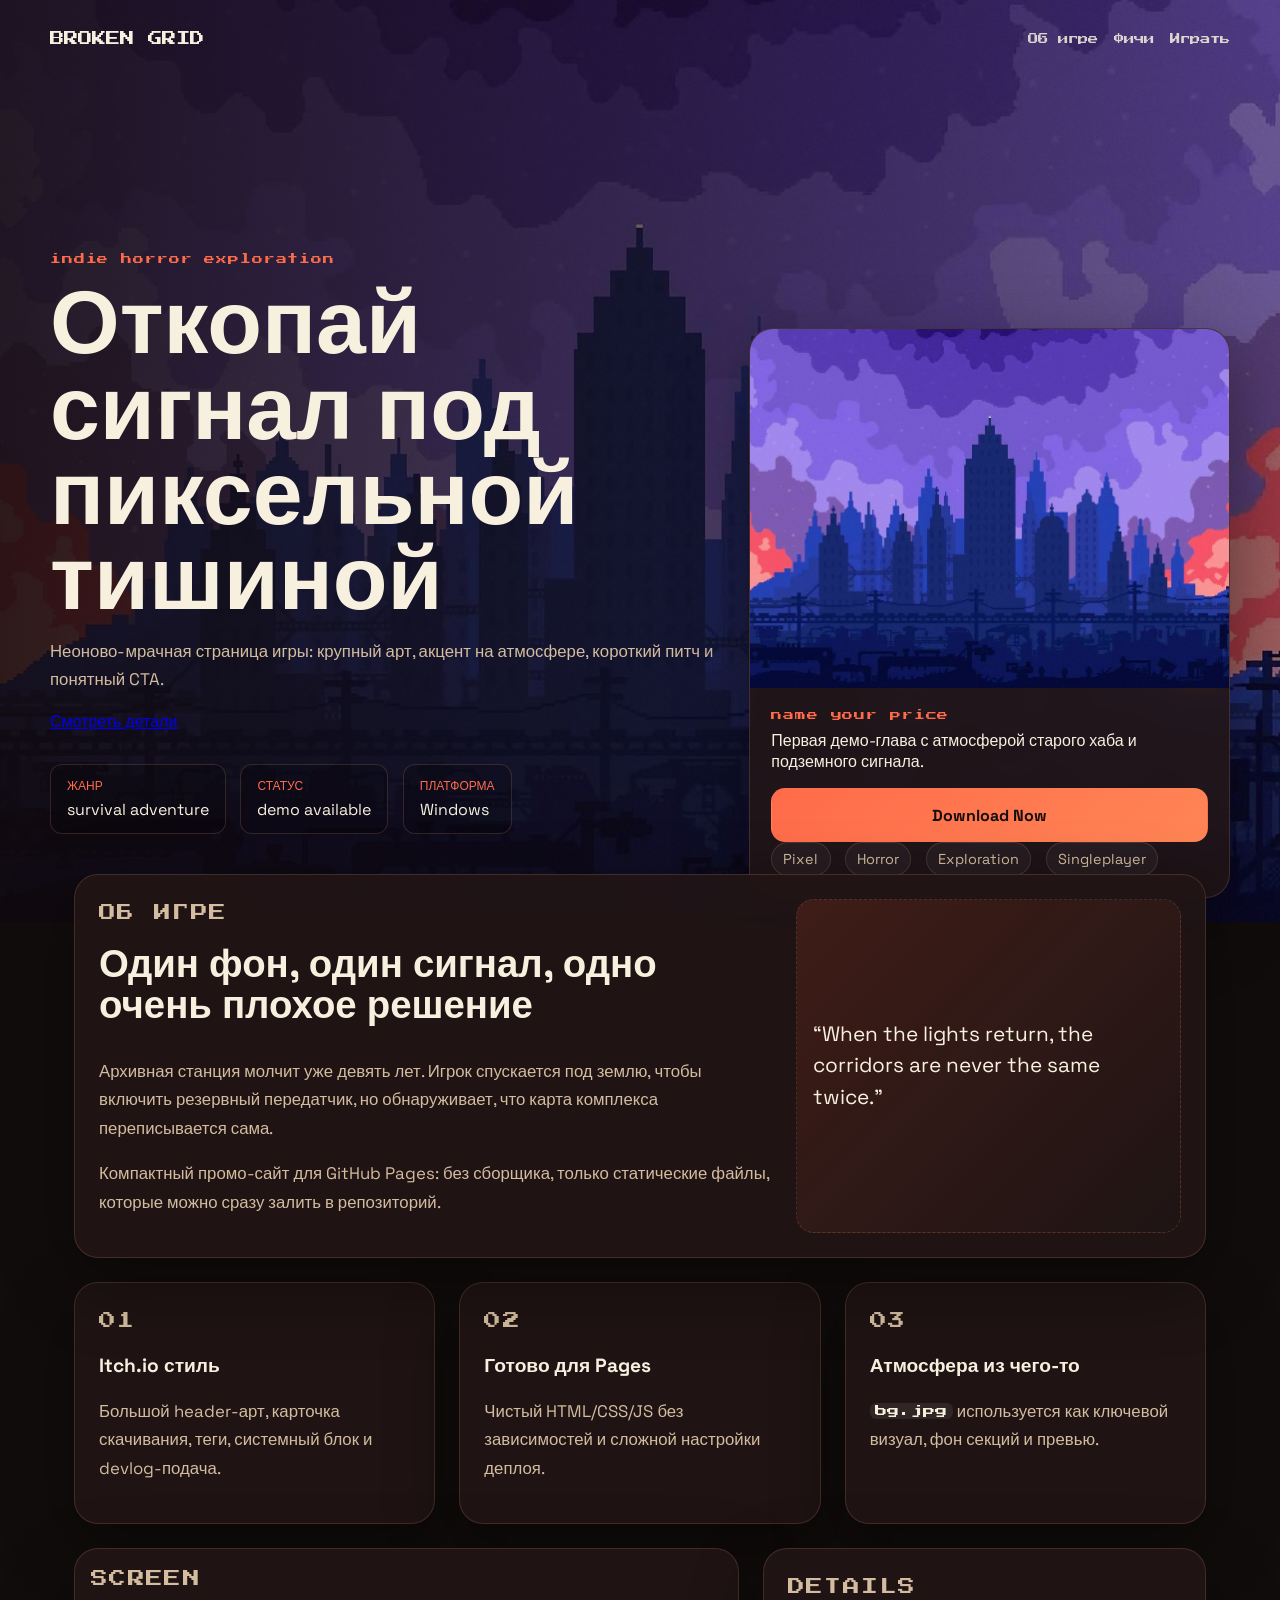
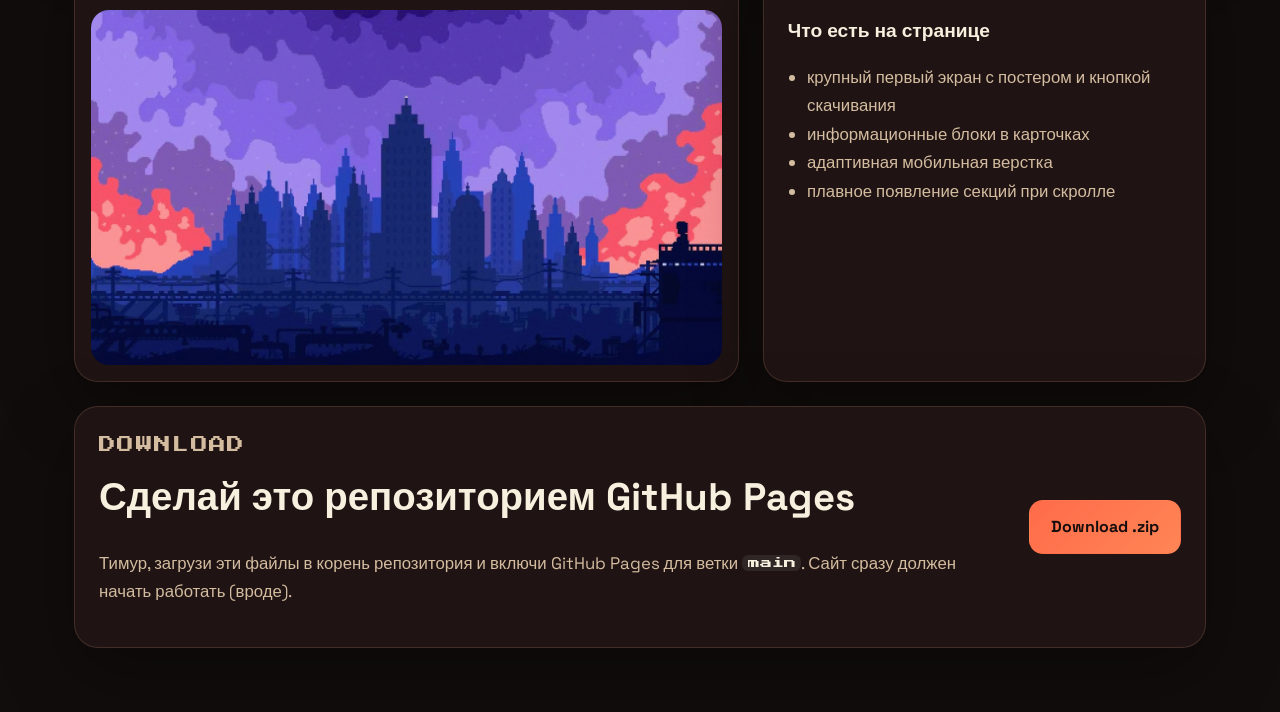
<file: docs/index.html>
<!doctype html>
<html lang="ru">
  <head>
    <meta charset="UTF-8" />
    <meta name="viewport" content="width=device-width, initial-scale=1.0" />
    <title>BROKEN GRID</title>
    <meta
      name="description"
      content="Страница игры; Pages: трейлер, особенности, лор и кнопка запуска."
    />
    <link rel="preconnect" href="https://fonts.googleapis.com" />
    <link rel="preconnect" href="https://fonts.gstatic.com" crossorigin />
    <link
      href="https://fonts.googleapis.com/css2?family=Press+Start+2P&family=Space+Grotesk:wght@400;500;700&display=swap"
      rel="stylesheet"
    />
    <link rel="stylesheet" href="./styles.css" />
  </head>
  <body>
    <div class="page-shell">
      <header class="hero">
        <nav class="topbar">
          <a class="brand" href="#top">BROKEN GRID</a>
          <div class="topbar-links">
            <a href="#about">Об игре</a>
            <a href="#features">Фичи</a>
            <a href="#download">Играть</a>
          </div>
        </nav>

        <section class="hero-content" id="top">
          <div class="hero-copy">
            <p class="eyebrow">indie horror exploration</p>
            <h1>Откопай сигнал под пиксельной тишиной</h1>
            <p class="lead">
              Неоново-мрачная страница игры: крупный арт, акцент на
              атмосфере, короткий питч и понятный CTA.
            </p>
            <div class="hero-actions">
              <a class="https://drive.google.com/file/d/1jmwDjTha9ejDt3h5dbZzUNZtJuYs-OEx/view?usp=sharing>Скачать билд</a>
              <a class="button secondary" href="#about">Смотреть детали</a>
            </div>
            <ul class="stats">
              <li><span>жанр</span> survival adventure</li>
              <li><span>статус</span> demo available</li>
              <li><span>платформа</span> Windows </li>
            </ul>
          </div>

          <aside class="purchase-card">
            <div class="cover-frame">
              <img src="./bg.jpg" alt="Постер игры BROKEN GRID" />
            </div>
            <div class="purchase-meta">
              <p class="price">name your price</p>
              <p class="meta-note">Первая демо-глава с атмосферой старого хаба и подземного сигнала.</p>
              <a class="button primary wide" href="#download">Download Now</a>
              <div class="tags">
                <span>Pixel</span>
                <span>Horror</span>
                <span>Exploration</span>
                <span>Singleplayer</span>
              </div>
            </div>
          </aside>
        </section>
      </header>

      <main class="content">
        <section class="panel story-panel" id="about">
          <div class="panel-copy">
            <p class="section-label">ОБ ИГРЕ</p>
            <h2>Один фон, один сигнал, одно очень плохое решение</h2>
            <p>
              Архивная станция молчит уже девять лет. Игрок спускается под землю,
              чтобы включить резервный передатчик, но обнаруживает, что карта
              комплекса переписывается сама.
            </p>
            <p>
              Компактный промо-сайт для GitHub Pages:
              без сборщика, только статические файлы, которые можно сразу залить в репозиторий.
            </p>
          </div>
          <div class="story-quote">
            <p>
              “When the lights return, the corridors are never the same twice.”
            </p>
          </div>
        </section>

        <section class="feature-grid" id="features">
          <article class="panel feature">
            <p class="section-label">01</p>
            <h3>Itch.io стиль</h3>
            <p>Большой header-арт, карточка скачивания, теги, системный блок и devlog-подача.</p>
          </article>
          <article class="panel feature">
            <p class="section-label">02</p>
            <h3>Готово для Pages</h3>
            <p>Чистый HTML/CSS/JS без зависимостей и сложной настройки деплоя.</p>
          </article>
          <article class="panel feature">
            <p class="section-label">03</p>
            <h3>Атмосфера из чего-то</h3>
            <p><code>bg.jpg</code> используется как ключевой визуал, фон секций и превью.</p>
          </article>
        </section>

        <section class="media-layout">
          <div class="panel media-card">
            <p class="section-label">SCREEN</p>
            <img src="./bg.jpg" alt="Скриншот игрового окружения" />
          </div>
          <div class="panel details-card">
            <p class="section-label">DETAILS</p>
            <h3>Что есть на странице</h3>
            <ul class="detail-list">
              <li>крупный первый экран с постером и кнопкой скачивания</li>
              <li>информационные блоки в карточках</li>
              <li>адаптивная мобильная верстка</li>
              <li>плавное появление секций при скролле</li>
            </ul>
          </div>
        </section>

        <section class="panel download-panel" id="download">
          <div>
            <p class="section-label">DOWNLOAD</p>
            <h2>Сделай это репозиторием GitHub Pages</h2>
            <p>
              Тимур, загрузи эти файлы в корень репозитория и включи GitHub Pages для ветки
              <code>main</code>. Сайт сразу должен начать работать (вроде).
            </p>
          </div>
          <div class="download-actions">
            <a class="button primary" href="#">Download .zip</a>
            <!-- <a class="button secondary" href="#">Run Web Demo</a> -->
          </div>
        </section>
      </main>
    </div>

    <script src="./script.js"></script>
  </body>
</html>
</file>
<file: docs/styles.css>
:root {
  --bg: #120d0d;
  --panel: rgba(34, 21, 21, 0.86);
  --panel-strong: rgba(27, 15, 15, 0.94);
  --text: #f8f0df;
  --muted: #d3bc9f;
  --accent: #ff6b4a;
  --accent-strong: #ff8555;
  --line: rgba(255, 180, 140, 0.16);
  --shadow: 0 24px 70px rgba(0, 0, 0, 0.38);
}

* {
  box-sizing: border-box;
}

html {
  scroll-behavior: smooth;
}

body {
  margin: 0;
  min-width: 320px;
  font-family: "Space Grotesk", sans-serif;
  color: var(--text);
  background:
    linear-gradient(rgba(18, 13, 13, 0.38), rgba(18, 13, 13, 0.92)),
    radial-gradient(circle at top, rgba(255, 108, 74, 0.18), transparent 30%),
    var(--bg);
}

body::before {
  content: "";
  position: fixed;
  inset: 0;
  background:
    linear-gradient(rgba(255, 255, 255, 0.02) 1px, transparent 1px),
    linear-gradient(90deg, rgba(255, 255, 255, 0.02) 1px, transparent 1px);
  background-size: 28px 28px;
  pointer-events: none;
  opacity: 0.28;
}

.page-shell {
  position: relative;
  isolation: isolate;
}

.hero {
  min-height: 100vh;
  padding: 1.5rem;
  background:
    linear-gradient(90deg, rgba(17, 9, 9, 0.88), rgba(17, 9, 9, 0.4)),
    url("./bg.jpg") center/cover no-repeat;
}

.topbar,
.hero-content,
.content {
  width: min(1180px, 100%);
  margin: 0 auto;
}

.topbar {
  display: flex;
  align-items: center;
  justify-content: space-between;
  gap: 1rem;
  padding: 0.5rem 0 2rem;
}

.brand,
.topbar-links a,
.eyebrow,
.section-label,
.price {
  font-family: "Press Start 2P", monospace;
}

.brand,
.topbar-links a {
  color: var(--text);
  text-decoration: none;
}

.brand {
  font-size: 0.9rem;
}

.topbar-links {
  display: flex;
  gap: 1rem;
  flex-wrap: wrap;
}

.topbar-links a {
  font-size: 0.65rem;
  opacity: 0.85;
}

.hero-content {
  display: grid;
  grid-template-columns: 1.25fr 0.9fr;
  gap: 2rem;
  align-items: end;
  min-height: calc(100vh - 80px);
}

.hero-content > *,
.feature-grid > *,
.media-layout > * {
  min-width: 0;
}

.hero-copy {
  max-width: 700px;
  padding: 2rem 0 4rem;
}

.eyebrow,
.section-label,
.price {
  color: var(--accent);
  font-size: 0.68rem;
  letter-spacing: 0.08em;
}

h1,
h2,
h3,
p,
li {
  margin-top: 0;
}

code {
  padding: 0.12rem 0.35rem;
  border-radius: 0.4rem;
  background: rgba(255, 255, 255, 0.08);
  color: var(--text);
  font-family: "Press Start 2P", monospace;
  font-size: 0.72em;
}

h1 {
  max-width: 12ch;
  margin: 1rem 0;
  font-size: clamp(2.8rem, 7vw, 6.4rem);
  line-height: 0.95;
}

h2 {
  font-size: clamp(1.8rem, 3vw, 3rem);
  line-height: 1.05;
}

h3 {
  font-size: 1.2rem;
}

.lead,
.panel p,
.detail-list {
  color: var(--muted);
  font-size: 1.05rem;
  line-height: 1.7;
}

.hero-actions,
.download-actions,
.tags,
.stats {
  display: flex;
  gap: 0.9rem;
  flex-wrap: wrap;
}

.button {
  display: inline-flex;
  align-items: center;
  justify-content: center;
  min-height: 52px;
  padding: 0.95rem 1.3rem;
  border: 1px solid var(--line);
  border-radius: 14px;
  color: var(--text);
  text-decoration: none;
  transition:
    transform 180ms ease,
    background 180ms ease,
    border-color 180ms ease;
}

.button:hover {
  transform: translateY(-2px);
}

.button.primary {
  background: linear-gradient(135deg, var(--accent), var(--accent-strong));
  border-color: transparent;
  color: #160d0d;
  font-weight: 700;
}

.button.secondary {
  background: rgba(255, 255, 255, 0.05);
}

.wide {
  width: 100%;
}

.stats {
  margin: 2rem 0 0;
  padding: 0;
  list-style: none;
}

.stats li {
  padding: 0.8rem 1rem;
  border: 1px solid var(--line);
  border-radius: 12px;
  background: rgba(0, 0, 0, 0.18);
}

.stats span {
  display: block;
  margin-bottom: 0.35rem;
  color: var(--accent);
  font-size: 0.75rem;
  text-transform: uppercase;
}

.purchase-card,
.panel {
  border: 1px solid var(--line);
  border-radius: 24px;
  background: var(--panel);
  box-shadow: var(--shadow);
  backdrop-filter: blur(12px);
  overflow: hidden;
}

.cover-frame {
  aspect-ratio: 4 / 3;
  overflow: hidden;
}

.cover-frame img {
  width: 100%;
  height: 100%;
  object-fit: cover;
  display: block;
}

.purchase-meta {
  padding: 1.3rem;
}

.meta-note {
  margin-bottom: 1rem;
}

.tags span {
  padding: 0.45rem 0.7rem;
  border-radius: 999px;
  border: 1px solid var(--line);
  background: rgba(255, 255, 255, 0.04);
  font-size: 0.9rem;
  color: var(--muted);
}

.content {
  padding: 2rem 1.5rem 4rem;
}

.panel {
  padding: 1.5rem;
}

.story-panel,
.media-layout,
.download-panel {
  display: grid;
  gap: 1.5rem;
}

.story-panel {
  grid-template-columns: 1.4fr 0.8fr;
  margin-top: -5rem;
  position: relative;
  z-index: 1;
}

.story-quote {
  display: flex;
  align-items: center;
  padding: 1rem;
  border: 1px dashed var(--line);
  border-radius: 18px;
  background:
    linear-gradient(135deg, rgba(255, 107, 74, 0.16), rgba(255, 255, 255, 0.02)),
    var(--panel-strong);
}

.story-quote p {
  margin: 0;
  color: var(--text);
  font-size: 1.3rem;
  line-height: 1.5;
}

.feature-grid {
  display: grid;
  grid-template-columns: repeat(3, 1fr);
  gap: 1.5rem;
  margin: 1.5rem 0;
}

.media-layout {
  grid-template-columns: 1.2fr 0.8fr;
}

.media-card {
  padding: 1rem;
}

.media-card img {
  display: block;
  width: 100%;
  height: auto;
  aspect-ratio: 16 / 9;
  object-fit: cover;
  border-radius: 18px;
}

.detail-list {
  margin: 0;
  padding-left: 1.2rem;
}

.download-panel {
  grid-template-columns: 1.2fr auto;
  align-items: center;
  margin-top: 1.5rem;
}

.reveal {
  opacity: 0;
  transform: translateY(24px);
  transition:
    opacity 450ms ease,
    transform 450ms ease;
}

.reveal.is-visible {
  opacity: 1;
  transform: translateY(0);
}

@media (max-width: 980px) {
  .hero-content,
  .story-panel,
  .feature-grid,
  .media-layout,
  .download-panel {
    grid-template-columns: 1fr;
  }

  .story-panel {
    margin-top: -2.5rem;
  }

  .purchase-card {
    max-width: 540px;
  }

  .media-card img {
    aspect-ratio: 16 / 10;
  }
}

@media (max-width: 640px) {
  .hero,
  .content {
    padding-left: 1rem;
    padding-right: 1rem;
  }

  .topbar {
    align-items: flex-start;
    flex-direction: column;
    padding-bottom: 1rem;
  }

  .brand {
    font-size: 0.75rem;
  }

  .topbar-links a,
  .eyebrow,
  .section-label,
  .price {
    font-size: 0.55rem;
  }

  h1 {
    max-width: none;
  }

  .lead,
  .panel p,
  .detail-list {
    font-size: 0.98rem;
  }

  .button {
    width: 100%;
  }

  .media-card img {
    aspect-ratio: 4 / 3;
  }
}
</file>
